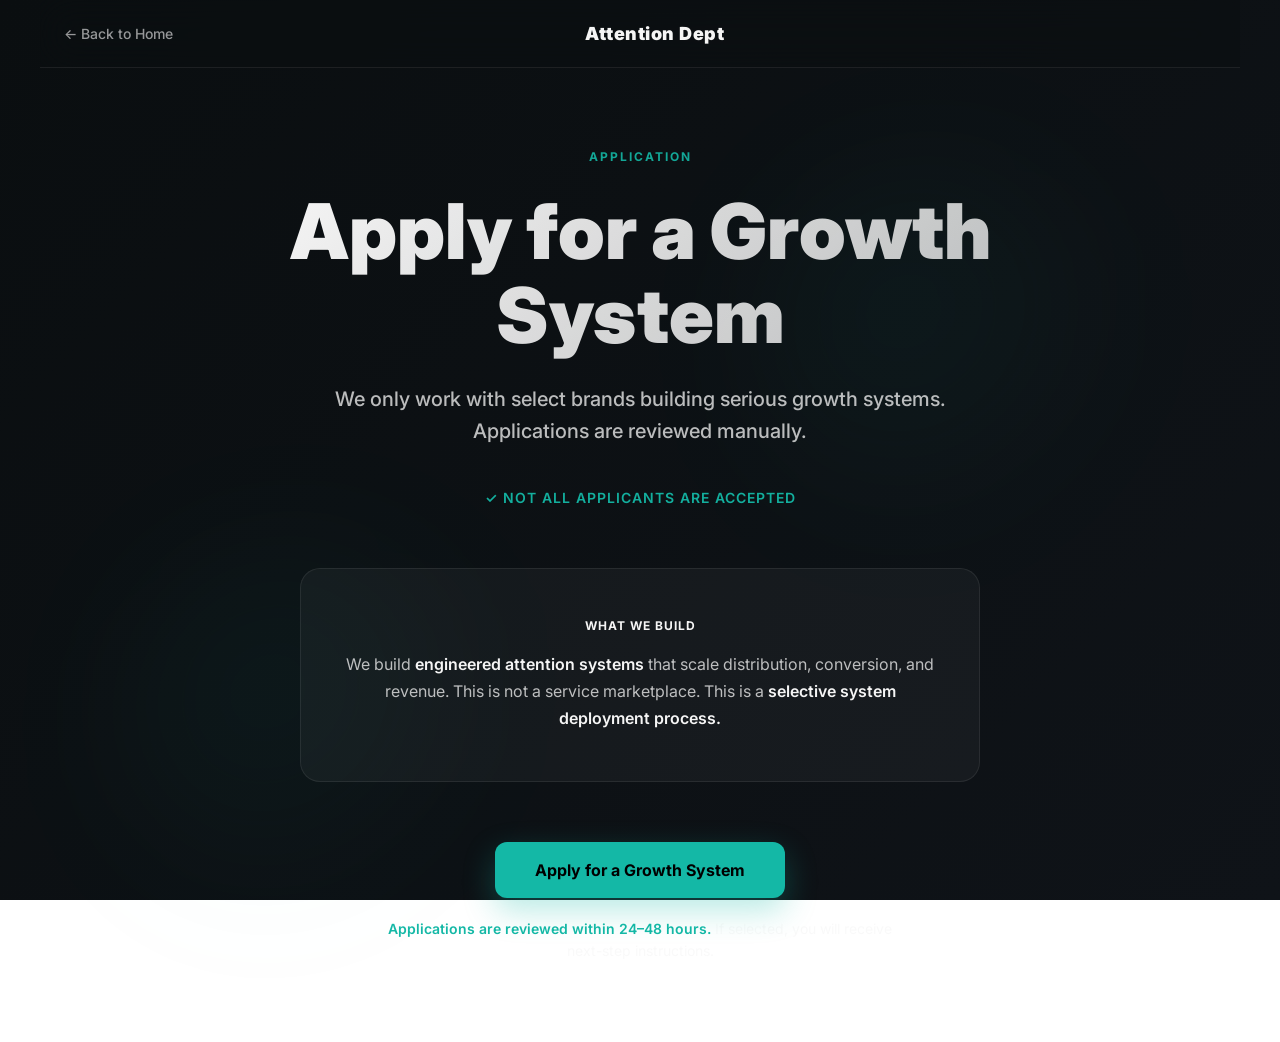
<file: apply.html>
<!DOCTYPE html>
<html lang="en">
<head>
  <meta charset="UTF-8" />
  <meta name="viewport" content="width=device-width, initial-scale=1.0" />
  <title>Apply for a Growth System — Attention Dept</title>
  <meta name="description" content="Apply for a selective growth system deployment. We only work with brands building serious attention infrastructure." />
  <link href="https://fonts.googleapis.com/css2?family=Inter:wght@400;500;600;700;800;900&display=swap" rel="stylesheet">
  <link rel="stylesheet" href="styles.css">
  <style>
    .apply-container {
      max-width: var(--max);
      margin: 0 auto;
      padding: 0 24px;
    }

    .apply-hero {
      display: flex;
      flex-direction: column;
      justify-content: center;
      align-items: center;
      text-align: center;
      min-height: 100vh;
      padding: 80px 0;
      position: relative;
    }

    .apply-hero-content {
      max-width: 720px;
      z-index: 2;
    }

    .apply-eyebrow {
      color: var(--accent);
      font-size: 12px;
      letter-spacing: 2px;
      text-transform: uppercase;
      font-weight: 700;
      margin-bottom: 24px;
      opacity: 0.9;
    }

    .apply-hero h1 {
      font-size: clamp(2.8rem, 6vw, 5.2rem);
      line-height: 1.1;
      font-weight: 900;
      margin-bottom: 24px;
      background: linear-gradient(135deg, var(--text) 0%, var(--text-secondary) 100%);
      -webkit-background-clip: text;
      -webkit-text-fill-color: transparent;
      background-clip: text;
    }

    .apply-subtitle {
      font-size: 20px;
      color: var(--text-secondary);
      line-height: 1.6;
      margin-bottom: 40px;
      font-weight: 500;
    }

    .apply-micro {
      color: var(--accent);
      font-size: 14px;
      font-weight: 600;
      text-transform: uppercase;
      letter-spacing: 1px;
      margin-bottom: 60px;
      opacity: 0.95;
    }

    .apply-context {
      background: var(--card);
      border: 1px solid var(--border);
      border-radius: var(--radius);
      padding: 48px 40px;
      margin-bottom: 60px;
      max-width: 680px;
      margin-left: auto;
      margin-right: auto;
    }

    .apply-context-title {
      font-size: 18px;
      font-weight: 700;
      color: var(--text);
      margin-bottom: 16px;
      text-transform: uppercase;
      letter-spacing: 1px;
      font-size: 12px;
    }

    .apply-context-text {
      font-size: 16px;
      color: var(--text-secondary);
      line-height: 1.7;
      margin-bottom: 0;
    }

    .apply-context-text strong {
      color: var(--text);
      font-weight: 600;
    }

    .apply-cta-wrapper {
      display: flex;
      flex-direction: column;
      align-items: center;
      gap: 20px;
    }

    .btn-apply {
      padding: 16px 40px;
      border-radius: 12px;
      text-decoration: none;
      font-weight: 700;
      font-size: 16px;
      border: none;
      cursor: pointer;
      transition: all 0.3s ease;
      display: inline-flex;
      align-items: center;
      justify-content: center;
      white-space: nowrap;
      background: var(--accent);
      color: #000;
      box-shadow: 0 12px 32px rgba(20, 184, 166, 0.3);
      position: relative;
      overflow: hidden;
    }

    .btn-apply::before {
      content: '';
      position: absolute;
      top: 0;
      left: -100%;
      width: 100%;
      height: 100%;
      background: linear-gradient(90deg, transparent, rgba(255, 255, 255, 0.2), transparent);
      transition: left 0.5s ease;
    }

    .btn-apply:hover {
      background: var(--accent-dark);
      transform: translateY(-3px);
      box-shadow: 0 16px 40px rgba(20, 184, 166, 0.4);
    }

    .btn-apply:hover::before {
      left: 100%;
    }

    .apply-trust {
      font-size: 14px;
      color: var(--muted);
      text-align: center;
      max-width: 520px;
      line-height: 1.6;
    }

    .apply-trust strong {
      color: var(--accent);
      font-weight: 600;
    }

    .apply-gradient-orb {
      position: absolute;
      width: 400px;
      height: 400px;
      border-radius: 50%;
      background: radial-gradient(circle at 30% 30%, rgba(20, 184, 166, 0.15), transparent 70%);
      filter: blur(80px);
      animation: float 8s ease-in-out infinite;
      opacity: 0.5;
    }

    .apply-orb-1 {
      top: 10%;
      right: 5%;
    }

    .apply-orb-2 {
      bottom: 10%;
      left: 5%;
      animation-delay: 4s;
    }

    /* Back link in header */
    .topbar-apply {
      display: flex;
      justify-content: space-between;
      align-items: center;
      padding: 20px 0;
      position: sticky;
      top: 0;
      background: rgba(10, 14, 16, 0.5);
      backdrop-filter: blur(20px);
      border-bottom: 1px solid var(--border);
      z-index: 100;
      margin: 0 -24px;
      padding: 20px 24px;
    }

    .back-link {
      display: inline-flex;
      align-items: center;
      gap: 8px;
      color: var(--muted);
      text-decoration: none;
      font-size: 14px;
      font-weight: 500;
      transition: all 0.3s ease;
    }

    .back-link:hover {
      color: var(--accent);
    }

    @media (max-width: 768px) {
      .apply-hero {
        min-height: auto;
        padding: 60px 0;
      }

      .apply-hero h1 {
        font-size: 2.4rem;
      }

      .apply-subtitle {
        font-size: 16px;
      }

      .apply-context {
        padding: 36px 28px;
        margin-bottom: 40px;
      }

      .apply-context-text {
        font-size: 14px;
      }

      .btn-apply {
        padding: 14px 32px;
        font-size: 15px;
      }

      .apply-trust {
        font-size: 13px;
      }

      .apply-gradient-orb {
        width: 300px;
        height: 300px;
      }
    }

    @media (max-width: 480px) {
      .apply-hero {
        padding: 40px 0;
      }

      .apply-hero h1 {
        font-size: 1.8rem;
        margin-bottom: 16px;
      }

      .apply-eyebrow {
        margin-bottom: 16px;
      }

      .apply-subtitle {
        font-size: 14px;
        margin-bottom: 28px;
      }

      .apply-micro {
        margin-bottom: 40px;
      }

      .apply-context {
        padding: 28px 20px;
        margin-bottom: 32px;
        border-radius: 12px;
      }

      .apply-context-text {
        font-size: 13px;
      }

      .btn-apply {
        width: 100%;
        padding: 13px 24px;
        font-size: 14px;
      }

      .apply-trust {
        font-size: 12px;
      }

      .apply-gradient-orb {
        width: 200px;
        height: 200px;
      }
    }
  </style>
</head>

<body>

<div class="apply-container">

  <!-- HEADER -->
  <header class="topbar-apply">
    <a href="index.html" class="back-link">← Back to Home</a>
    <div class="brand">Attention Dept</div>
    <div style="width: 80px;"></div>
  </header>

  <!-- HERO -->
  <section class="apply-hero">
    <div class="apply-gradient-orb apply-orb-1"></div>
    <div class="apply-gradient-orb apply-orb-2"></div>

    <div class="apply-hero-content">
      <div class="apply-eyebrow">Application</div>

      <h1>Apply for a Growth System</h1>

      <p class="apply-subtitle">
        We only work with select brands building serious growth systems. Applications are reviewed manually.
      </p>

      <div class="apply-micro">
        ✓ Not all applicants are accepted
      </div>

      <!-- CONTEXT BOX -->
      <div class="apply-context fade-in">
        <div class="apply-context-title">What We Build</div>
        <p class="apply-context-text">
          We build <strong>engineered attention systems</strong> that scale distribution, conversion, and revenue. This is not a service marketplace. This is a <strong>selective system deployment process.</strong>
        </p>
      </div>

      <!-- CTA -->
      <div class="apply-cta-wrapper fade-in">
        <a class="btn-apply" href="https://docs.google.com/forms/d/e/1FAIpQLSeTCBBAKVISOXKqdz2Qzv3mCe_jEFfwL4LHSf_5f3zofp_5uQ/viewform?usp=header" target="_blank">
          Apply for a Growth System
        </a>

        <p class="apply-trust">
          <strong>Applications are reviewed within 24–48 hours.</strong> If selected, you will receive next-step instructions.
        </p>
      </div>
    </div>
  </section>

</div>

<script>
const observer = new IntersectionObserver((entries) => {
  entries.forEach(entry => {
    if (entry.isIntersecting) {
      entry.target.classList.add('visible');
    }
  });
}, { threshold: 0.1, rootMargin: '0px 0px -50px 0px' });

document.querySelectorAll('.fade-in').forEach(el => observer.observe(el));
</script>

</body>
</html>
</file>
<file: styles.css>
:root {
  --bg: #0a0e10;
  --bg-alt: #0f1318;
  --card: rgba(255,255,255,0.04);
  --card-hover: rgba(255,255,255,0.08);
  --border: rgba(255,255,255,0.08);
  --border-light: rgba(255,255,255,0.04);
  --text: #f5f5f5;
  --text-secondary: rgba(245,245,245,0.75);
  --muted: rgba(245,245,245,0.6);
  --accent: #14b8a6;
  --accent-dark: #0d9488;
  --radius: 20px;
  --max: 1200px;
}

* {
  margin: 0;
  padding: 0;
  box-sizing: border-box;
  font-family: 'Inter', -apple-system, BlinkMacSystemFont, 'Segoe UI', sans-serif;
}

html {
  scroll-behavior: smooth;
}

body {
  background: linear-gradient(135deg, var(--bg) 0%, var(--bg-alt) 100%);
  color: var(--text);
  line-height: 1.5;
  background-attachment: fixed;
}

.container {
  max-width: var(--max);
  margin: 0 auto;
  padding: 0 24px;
}

/* HEADER */
.topbar {
  display: flex;
  justify-content: space-between;
  align-items: center;
  padding: 20px 0;
  position: sticky;
  top: 0;
  background: rgba(10, 14, 16, 0.5);
  backdrop-filter: blur(20px);
  border-bottom: 1px solid var(--border);
  z-index: 100;
  margin: 0 -24px;
  padding: 20px 24px;
}

.brand {
  font-weight: 900;
  letter-spacing: 0.5px;
  font-size: 18px;
}

.nav {
  display: flex;
  gap: 8px;
}

.nav a {
  text-decoration: none;
  color: var(--muted);
  font-size: 14px;
  font-weight: 500;
  padding: 8px 12px;
  border-radius: 6px;
  transition: all 0.3s ease;
}

.nav a:hover {
  color: var(--accent);
  background: rgba(20, 184, 166, 0.1);
}

/* HERO */
.hero {
  display: grid;
  grid-template-columns: 1.2fr 1fr;
  gap: 60px;
  align-items: center;
  min-height: 90vh;
  padding: 100px 0 60px;
  position: relative;
}

.hero-content {
  z-index: 2;
}

.eyebrow {
  color: var(--accent);
  font-size: 12px;
  letter-spacing: 2px;
  text-transform: uppercase;
  font-weight: 700;
  margin-bottom: 20px;
}

h1 {
  font-size: clamp(2.4rem, 6vw, 5.2rem);
  line-height: 1.1;
  font-weight: 900;
  margin-bottom: 20px;
  background: linear-gradient(135deg, var(--text) 0%, var(--text-secondary) 100%);
  -webkit-background-clip: text;
  -webkit-text-fill-color: transparent;
  background-clip: text;
}

.subtext {
  font-size: 16px;
  color: var(--text-secondary);
  max-width: 520px;
  line-height: 1.6;
  margin-bottom: 20px;
}

.badge {
  display: inline-block;
  font-size: 13px;
  color: var(--muted);
  padding: 12px 16px;
  background: rgba(20, 184, 166, 0.08);
  border: 1px solid rgba(20, 184, 166, 0.2);
  border-radius: 12px;
  margin-bottom: 30px;
  font-weight: 500;
}

.accent-text {
  color: var(--accent);
  font-weight: 700;
}

.buttons {
  display: flex;
  gap: 14px;
  flex-wrap: wrap;
}

.btn {
  padding: 13px 20px;
  border-radius: 10px;
  text-decoration: none;
  font-weight: 600;
  font-size: 14px;
  border: none;
  cursor: pointer;
  transition: all 0.3s ease;
  display: inline-flex;
  align-items: center;
  justify-content: center;
  white-space: nowrap;
}

.btn-primary {
  background: var(--accent);
  color: #000;
  box-shadow: 0 8px 24px rgba(20, 184, 166, 0.3);
}

.btn-primary:hover {
  background: var(--accent-dark);
  transform: translateY(-2px);
  box-shadow: 0 12px 32px rgba(20, 184, 166, 0.4);
}

.btn-secondary {
  border: 1.5px solid var(--border);
  color: var(--text);
  background: rgba(255, 255, 255, 0.02);
}

.btn-secondary:hover {
  border-color: var(--accent);
  color: var(--accent);
  background: rgba(20, 184, 166, 0.08);
}

/* HERO VISUAL */
.hero-visual {
  position: relative;
  height: 500px;
}

.gradient-orb {
  position: absolute;
  width: 400px;
  height: 400px;
  border-radius: 50%;
  background: radial-gradient(circle at 30% 30%, rgba(20, 184, 166, 0.3), transparent 70%);
  filter: blur(60px);
  animation: float 8s ease-in-out infinite;
}

@keyframes float {
  0%, 100% { transform: translateY(0px) translateX(0px); }
  50% { transform: translateY(-30px) translateX(20px); }
}

/* METRICS */
.metrics {
  display: grid;
  grid-template-columns: repeat(4, 1fr);
  gap: 20px;
  padding: 60px 0;
  margin: 40px 0;
  border-top: 1px solid var(--border);
  border-bottom: 1px solid var(--border);
}

.metric {
  text-align: center;
  padding: 20px;
}

.metric-value {
  font-size: 32px;
  font-weight: 900;
  color: var(--accent);
  margin-bottom: 8px;
  letter-spacing: -1px;
}

.metric-label {
  font-size: 12px;
  color: var(--muted);
  text-transform: uppercase;
  letter-spacing: 1px;
  font-weight: 600;
}

/* INFRASTRUCTURE SECTION */
.infrastructure {
  margin: 120px 0;
}

.infra-header {
  text-align: center;
  margin-bottom: 60px;
}

.infra-header h2 {
  font-size: 40px;
  font-weight: 900;
  margin-bottom: 12px;
}

.infra-header p {
  font-size: 16px;
  color: var(--muted);
}

.infra-grid {
  display: grid;
  grid-template-columns: repeat(3, 1fr);
  gap: 28px;
}

.infra-card {
  background: var(--card);
  border: 1px solid var(--border);
  border-radius: var(--radius);
  padding: 40px 32px;
  position: relative;
  overflow: hidden;
  transition: all 0.3s ease;
}

.infra-card::before {
  content: '';
  position: absolute;
  top: 0;
  left: 0;
  right: 0;
  height: 1px;
  background: linear-gradient(90deg, transparent, var(--accent), transparent);
  opacity: 0;
  transition: opacity 0.3s ease;
}

.infra-card:hover {
  background: var(--card-hover);
  border-color: rgba(20, 184, 166, 0.3);
  transform: translateY(-4px);
}

.infra-card:hover::before {
  opacity: 1;
}

.infra-number {
  font-size: 48px;
  font-weight: 900;
  color: var(--accent);
  margin-bottom: 16px;
  opacity: 0.3;
}

.infra-card h3 {
  font-size: 22px;
  font-weight: 800;
  margin-bottom: 12px;
}

.infra-card p {
  font-size: 14px;
  color: var(--text-secondary);
  line-height: 1.6;
  margin-bottom: 24px;
}

.infra-metric {
  display: flex;
  flex-direction: column;
  gap: 4px;
  padding-top: 16px;
  border-top: 1px solid var(--border);
}

.infra-metric-value {
  font-size: 24px;
  font-weight: 900;
  color: var(--accent);
}

.infra-metric-label {
  font-size: 11px;
  color: var(--muted);
  text-transform: uppercase;
  letter-spacing: 1px;
  font-weight: 600;
}

/* SERVICES SECTION */
.services {
  margin: 120px 0;
}

.services-grid {
  display: grid;
  grid-template-columns: repeat(2, 1fr);
  gap: 28px;
  margin-bottom: 40px;
}

.service-card {
  background: var(--card);
  border: 1px solid var(--border);
  border-radius: 16px;
  padding: 32px;
  transition: all 0.3s ease;
}

.service-card:hover {
  background: var(--card-hover);
  border-color: rgba(20, 184, 166, 0.3);
  transform: translateY(-4px);
}

.service-icon {
  font-size: 32px;
  margin-bottom: 16px;
  display: inline-block;
}

.service-card h3 {
  font-size: 18px;
  font-weight: 800;
  margin-bottom: 12px;
}

.service-card p {
  font-size: 14px;
  color: var(--text-secondary);
  line-height: 1.6;
}

.services-note {
  text-align: center;
  padding: 24px;
  background: rgba(20, 184, 166, 0.08);
  border: 1px solid rgba(20, 184, 166, 0.2);
  border-radius: 12px;
  font-size: 13px;
  color: var(--text-secondary);
}

/* WHO THIS IS FOR */
.who-section {
  margin: 120px 0;
  padding: 60px 40px;
  background: rgba(20, 184, 166, 0.05);
  border: 1px solid var(--border);
  border-radius: var(--radius);
}

.who-header h2 {
  font-size: 40px;
  font-weight: 900;
  margin-bottom: 8px;
}

.who-header p {
  font-size: 16px;
  color: var(--text-secondary);
  margin-bottom: 40px;
}

.who-grid {
  display: grid;
  grid-template-columns: repeat(2, 1fr);
  gap: 24px;
  margin-bottom: 40px;
}

.who-card {
  padding: 24px;
  background: rgba(255, 255, 255, 0.02);
  border: 1px solid var(--border);
  border-radius: 12px;
  transition: all 0.3s ease;
}

.who-card:hover {
  background: rgba(255, 255, 255, 0.04);
  border-color: rgba(20, 184, 166, 0.3);
}

.check-mark {
  font-size: 24px;
  color: var(--accent);
  margin-bottom: 8px;
  font-weight: 900;
}

.who-card h4 {
  font-size: 16px;
  font-weight: 700;
  margin-bottom: 8px;
}

.who-card p {
  font-size: 13px;
  color: var(--text-secondary);
  line-height: 1.5;
}

.who-not {
  text-align: center;
  padding: 20px;
  background: rgba(0, 0, 0, 0.3);
  border-radius: 8px;
  font-size: 13px;
  color: var(--text-secondary);
}

/* CASE BREAKDOWN */
.case-breakdown {
  display: flex;
  flex-direction: column;
  gap: 8px;
  font-size: 13px;
  color: var(--text-secondary);
  line-height: 1.5;
  margin-top: 16px;
  padding-top: 16px;
  border-top: 1px solid var(--border);
}

.case-label {
  color: var(--accent);
  font-weight: 600;
  display: block;
}

.section-header {
  text-align: center;
  margin-bottom: 80px;
}

.section-header h2 {
  font-size: 40px;
  font-weight: 900;
  margin-bottom: 12px;
}

.section-header p {
  font-size: 16px;
  color: var(--muted);
}

.deployment-card {
  margin-bottom: 80px;
  border-radius: var(--radius);
  overflow: hidden;
  background: var(--card);
  border: 1px solid var(--border);
  transition: all 0.3s ease;
}

.deployment-card:hover {
  background: var(--card-hover);
  border-color: rgba(20, 184, 166, 0.3);
  box-shadow: 0 20px 60px rgba(20, 184, 166, 0.1);
}

.deployment-meta {
  padding: 28px 32px;
  border-bottom: 1px solid var(--border);
}

.deployment-meta h3 {
  font-size: 24px;
  font-weight: 800;
  margin-bottom: 6px;
}

.deployment-type {
  font-size: 13px;
  color: var(--accent);
  font-weight: 600;
  text-transform: uppercase;
  letter-spacing: 1px;
}

/* VIDEO CONTAINER */
.video-container {
  position: relative;
  width: 100%;
  padding-bottom: 56.25%;
  height: 0;
  cursor: pointer;
  overflow: hidden;
}

.video-container img,
.video-container iframe {
  position: absolute;
  top: 0;
  left: 0;
  width: 100%;
  height: 100%;
  border: none;
}

.video-container img {
  object-fit: cover;
  filter: brightness(0.85);
  transition: filter 0.3s ease;
}

.video-container:hover img {
  filter: brightness(0.95);
}

.play-overlay {
  position: absolute;
  top: 50%;
  left: 50%;
  transform: translate(-50%, -50%);
  width: 80px;
  height: 80px;
  background: rgba(0, 0, 0, 0.5);
  backdrop-filter: blur(8px);
  border: 2px solid rgba(255, 255, 255, 0.2);
  border-radius: 50%;
  display: flex;
  align-items: center;
  justify-content: center;
  font-size: 32px;
  z-index: 2;
  transition: all 0.3s ease;
}

.video-container:hover .play-overlay {
  background: rgba(0, 0, 0, 0.7);
  transform: translate(-50%, -50%) scale(1.1);
  border-color: var(--accent);
}

.metrics-badge {
  position: absolute;
  bottom: 20px;
  left: 20px;
  display: flex;
  flex-wrap: wrap;
  gap: 10px;
  z-index: 3;
}

.badge-item {
  background: rgba(0, 0, 0, 0.7);
  backdrop-filter: blur(8px);
  border: 1px solid rgba(20, 184, 166, 0.3);
  padding: 8px 12px;
  border-radius: 8px;
  font-size: 12px;
  font-weight: 600;
  color: var(--accent);
}

/* FINAL CTA */
.final-cta {
  text-align: center;
  padding: 80px 40px;
  background: linear-gradient(135deg, rgba(20, 184, 166, 0.05), rgba(20, 184, 166, 0.02));
  border: 1px solid var(--border);
  border-radius: var(--radius);
  margin: 100px 0;
}

.final-cta h2 {
  font-size: 36px;
  font-weight: 900;
  margin-bottom: 14px;
}

.final-cta p {
  font-size: 16px;
  color: var(--text-secondary);
  margin-bottom: 30px;
  max-width: 600px;
  margin-left: auto;
  margin-right: auto;
}

/* CONTACT */
.contact {
  text-align: center;
  padding: 100px 0;
  border-top: 1px solid var(--border);
}

.contact h2 {
  font-size: 38px;
  font-weight: 900;
  margin-bottom: 14px;
}

.contact p {
  font-size: 16px;
  color: var(--text-secondary);
  max-width: 600px;
  margin: 0 auto 40px;
}

/* ANIMATIONS */
@keyframes fadeInUp {
  from {
    opacity: 0;
    transform: translateY(30px);
  }
  to {
    opacity: 1;
    transform: translateY(0);
  }
}

.fade-in {
  animation: fadeInUp 0.6s ease-out forwards;
  opacity: 0;
}

.fade-in.visible {
  opacity: 1;
}

/* RESPONSIVE */
@media (max-width: 1024px) {
  .hero {
    grid-template-columns: 1fr;
    gap: 40px;
    min-height: auto;
  }

  .hero-visual {
    height: 300px;
  }

  .gradient-orb {
    width: 300px;
    height: 300px;
  }

  .infra-grid {
    grid-template-columns: repeat(2, 1fr);
  }

  .metrics {
    grid-template-columns: repeat(2, 1fr);
  }

  .services-grid {
    grid-template-columns: 1fr;
  }

  .who-grid {
    grid-template-columns: 1fr;
  }
}

@media (max-width: 768px) {
  .topbar {
    padding: 16px 24px;
  }

  .nav {
    gap: 4px;
  }

  .nav a {
    padding: 6px 10px;
    font-size: 13px;
  }

  h1 {
    font-size: 2.2rem;
  }

  .buttons {
    flex-direction: column;
    width: 100%;
  }

  .btn {
    width: 100%;
  }

  .infra-grid {
    grid-template-columns: 1fr;
  }

  .metrics {
    grid-template-columns: 1fr;
    gap: 12px;
    padding: 40px 0;
  }

  .metric {
    padding: 16px;
  }

  .metric-value {
    font-size: 24px;
  }

  .infra-header h2,
  .section-header h2,
  .final-cta h2,
  .contact h2 {
    font-size: 28px;
  }

  .deployment-meta {
    padding: 20px 24px;
  }

  .deployment-meta h3 {
    font-size: 20px;
  }

  .final-cta {
    padding: 60px 24px;
  }

  .contact {
    padding: 60px 0;
  }

  .services-grid {
    grid-template-columns: 1fr;
  }

  .who-section {
    padding: 40px 24px;
  }

  .who-grid {
    grid-template-columns: 1fr;
  }

  .service-card {
    padding: 24px;
  }

  .who-card {
    padding: 20px;
  }
}

@media (max-width: 480px) {
  .container {
    padding: 0 16px;
  }

  .topbar {
    padding: 14px 16px;
    margin: 0 -16px;
  }

  h1 {
    font-size: 1.8rem;
  }

  .eyebrow {
    font-size: 11px;
  }

  .subtext {
    font-size: 14px;
  }

  .badge {
    font-size: 12px;
    padding: 10px 14px;
  }

  .metrics {
    padding: 30px 0;
    margin: 30px 0;
  }

  .metric-value {
    font-size: 20px;
  }

  .metric-label {
    font-size: 10px;
  }

  .infra-card {
    padding: 28px 20px;
  }

  .infra-number {
    font-size: 36px;
  }

  .infra-card h3 {
    font-size: 18px;
  }

  .infra-card p {
    font-size: 13px;
  }

  .infra-header h2,
  .section-header h2,
  .final-cta h2,
  .contact h2 {
    font-size: 22px;
  }

  .deployment-meta h3 {
    font-size: 18px;
  }

  .deployment-type {
    font-size: 11px;
  }

  .badge-item {
    font-size: 11px;
  }

  .play-overlay {
    width: 60px;
    height: 60px;
    font-size: 24px;
  }

  .final-cta {
    padding: 40px 20px;
    margin: 60px -16px;
  }

  .services-grid {
    grid-template-columns: 1fr;
    gap: 16px;
  }

  .service-card {
    padding: 20px;
  }

  .service-card h3 {
    font-size: 16px;
  }

  .service-card p {
    font-size: 13px;
  }

  .who-section {
    padding: 30px 16px;
    margin: 80px -16px;
  }

  .who-header h2 {
    font-size: 22px;
  }

  .who-grid {
    grid-template-columns: 1fr;
    gap: 16px;
  }

  .who-card {
    padding: 16px;
  }

  .who-card h4 {
    font-size: 14px;
  }

  .check-mark {
    font-size: 20px;
  }

  .services-note {
    font-size: 12px;
    padding: 16px;
  }
}
</file>
